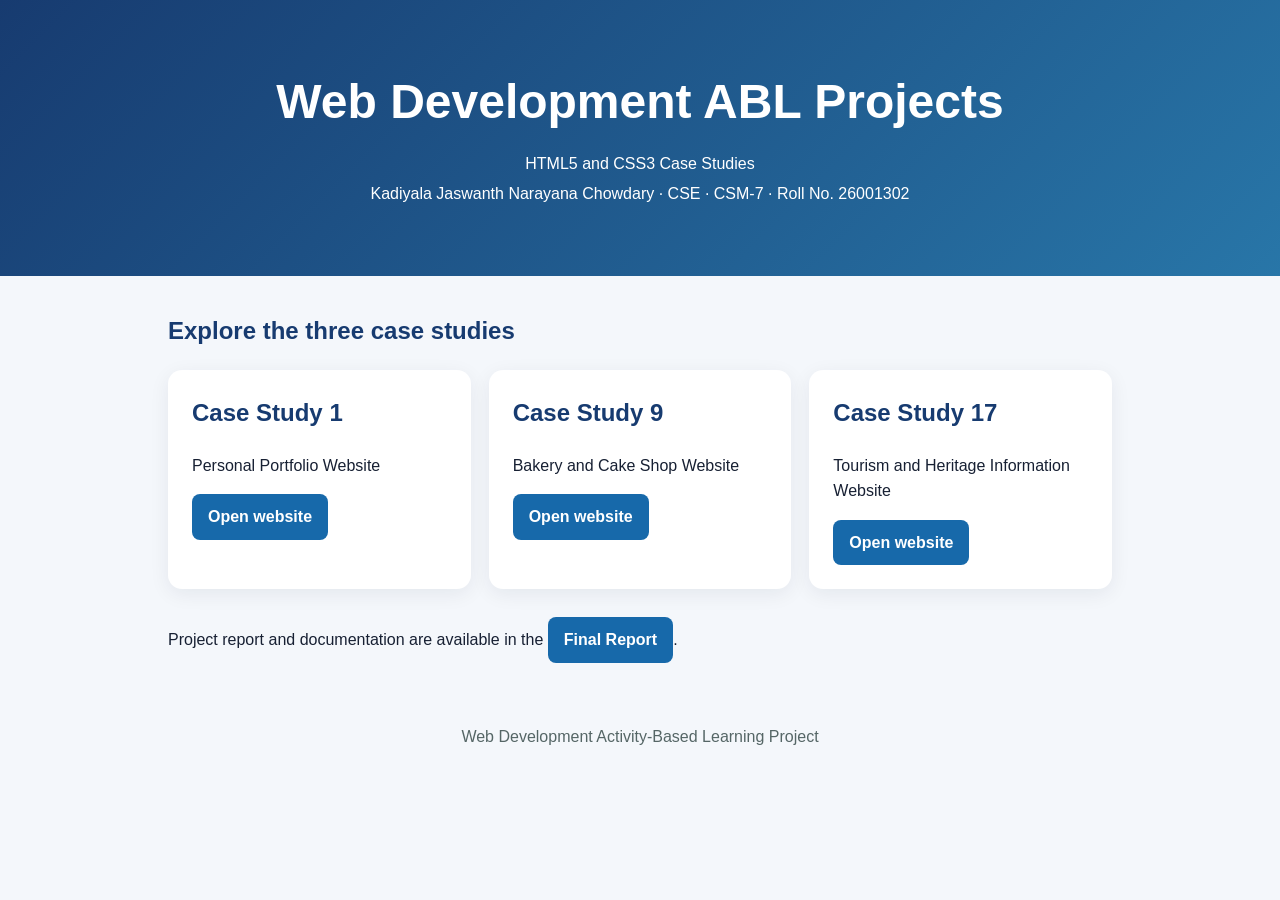
<file: index.html>
<!doctype html>
<html lang="en">
<head>
<meta charset="utf-8">
<meta name="viewport" content="width=device-width, initial-scale=1">
<title>Web Development ABL Projects</title>
<style>
*{box-sizing:border-box}body{margin:0;font-family:Arial,sans-serif;background:#f4f7fb;color:#172033;line-height:1.6}
header{background:linear-gradient(135deg,#173b70,#2876a8);color:white;padding:64px 20px;text-align:center}
header h1{margin:0 0 10px;font-size:clamp(2rem,5vw,3rem)}header p{margin:5px}
main{max-width:980px;margin:36px auto;padding:0 18px}.grid{display:grid;grid-template-columns:repeat(auto-fit,minmax(240px,1fr));gap:18px}
article{background:white;border-radius:14px;padding:24px;box-shadow:0 5px 20px #14213d12}h2{margin-top:0;color:#173b70}
a{display:inline-block;background:#1769aa;color:white;text-decoration:none;padding:10px 16px;border-radius:8px;font-weight:bold}
footer{text-align:center;padding:25px;color:#566}
</style>
</head>
<body>
<header><h1>Web Development ABL Projects</h1><p>HTML5 and CSS3 Case Studies</p><p>Kadiyala Jaswanth Narayana Chowdary · CSE · CSM-7 · Roll No. 26001302</p></header>
<main><h2>Explore the three case studies</h2><div class="grid">
<article><h2>Case Study 1</h2><p>Personal Portfolio Website</p><a href="Case-Study-1-Portfolio/">Open website</a></article>
<article><h2>Case Study 9</h2><p>Bakery and Cake Shop Website</p><a href="Case-Study-9-Bakery/">Open website</a></article>
<article><h2>Case Study 17</h2><p>Tourism and Heritage Information Website</p><a href="Case-Study-17-Tourism/">Open website</a></article>
</div><p style="margin-top:28px">Project report and documentation are available in the <a href="Final-Report/WD-ABL-Project-Report-Submission.md">Final Report</a>.</p></main>
<footer>Web Development Activity-Based Learning Project</footer>
</body></html>
</file>
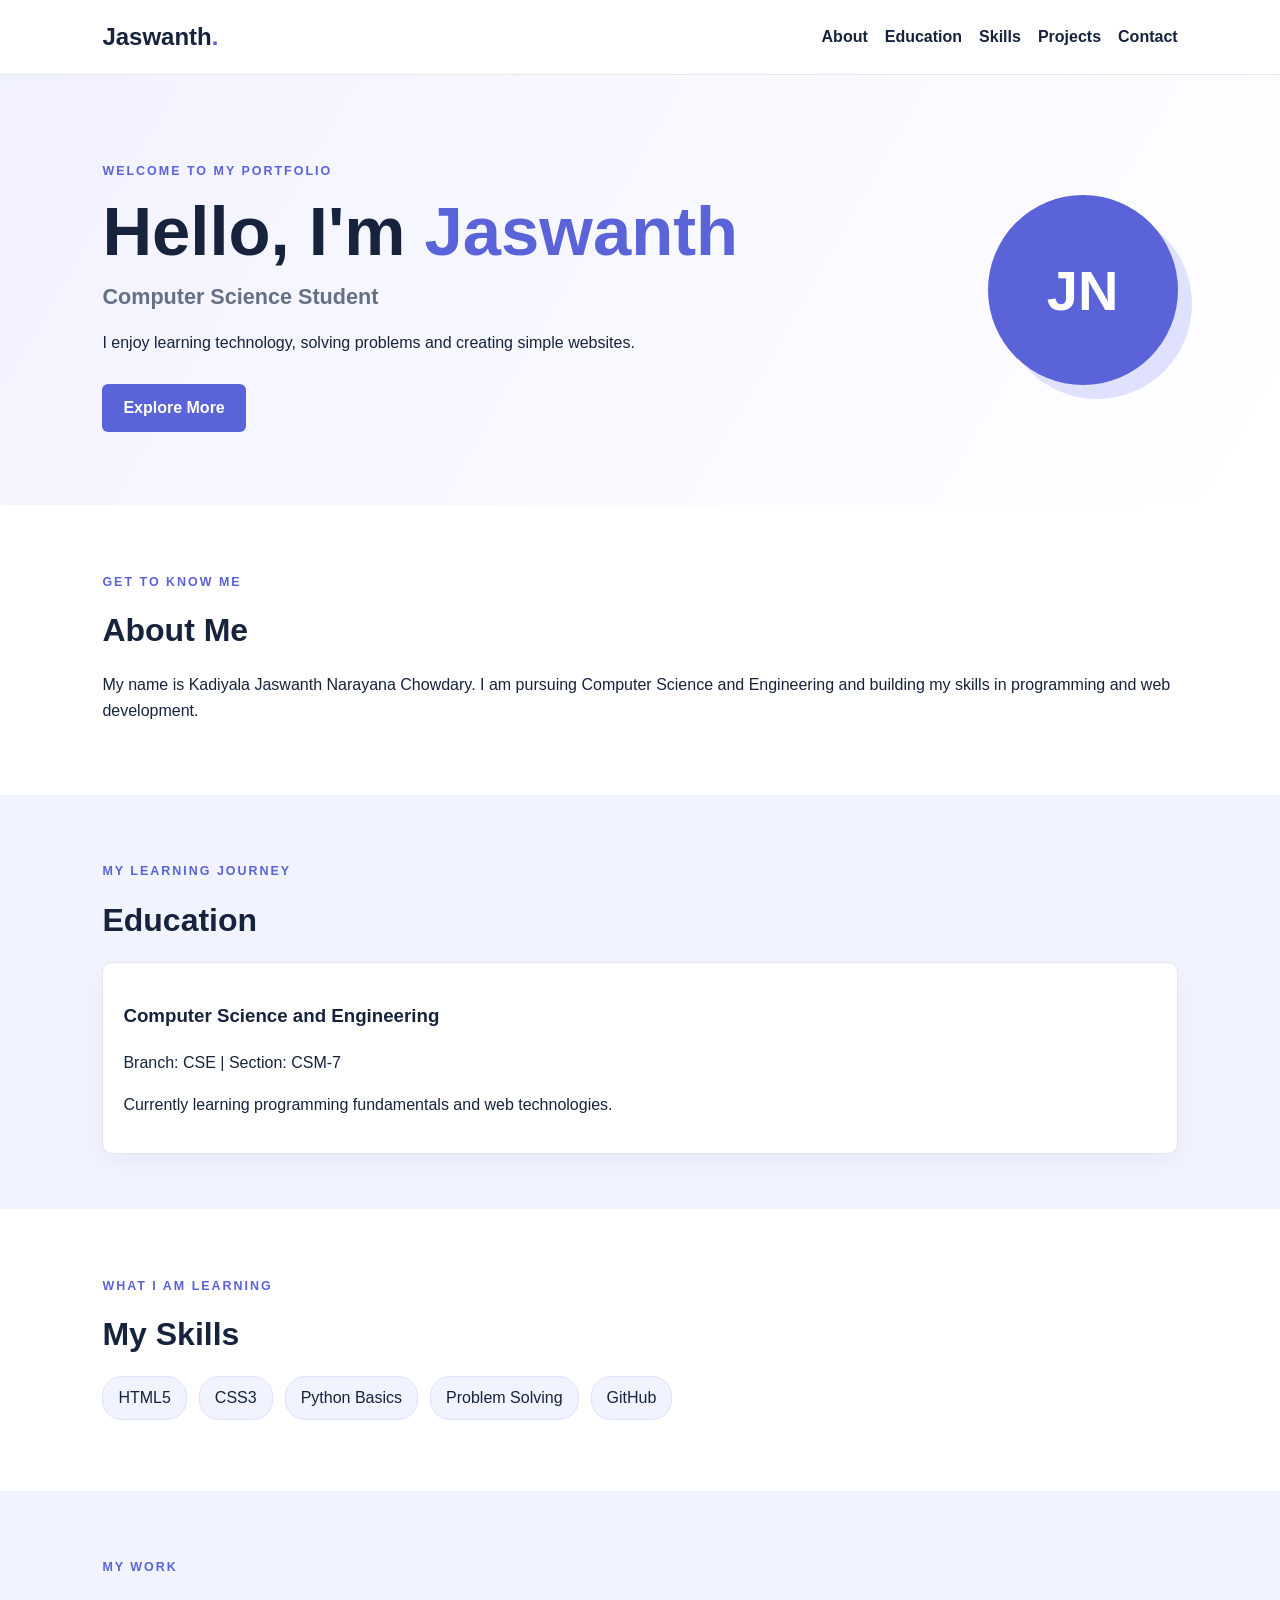
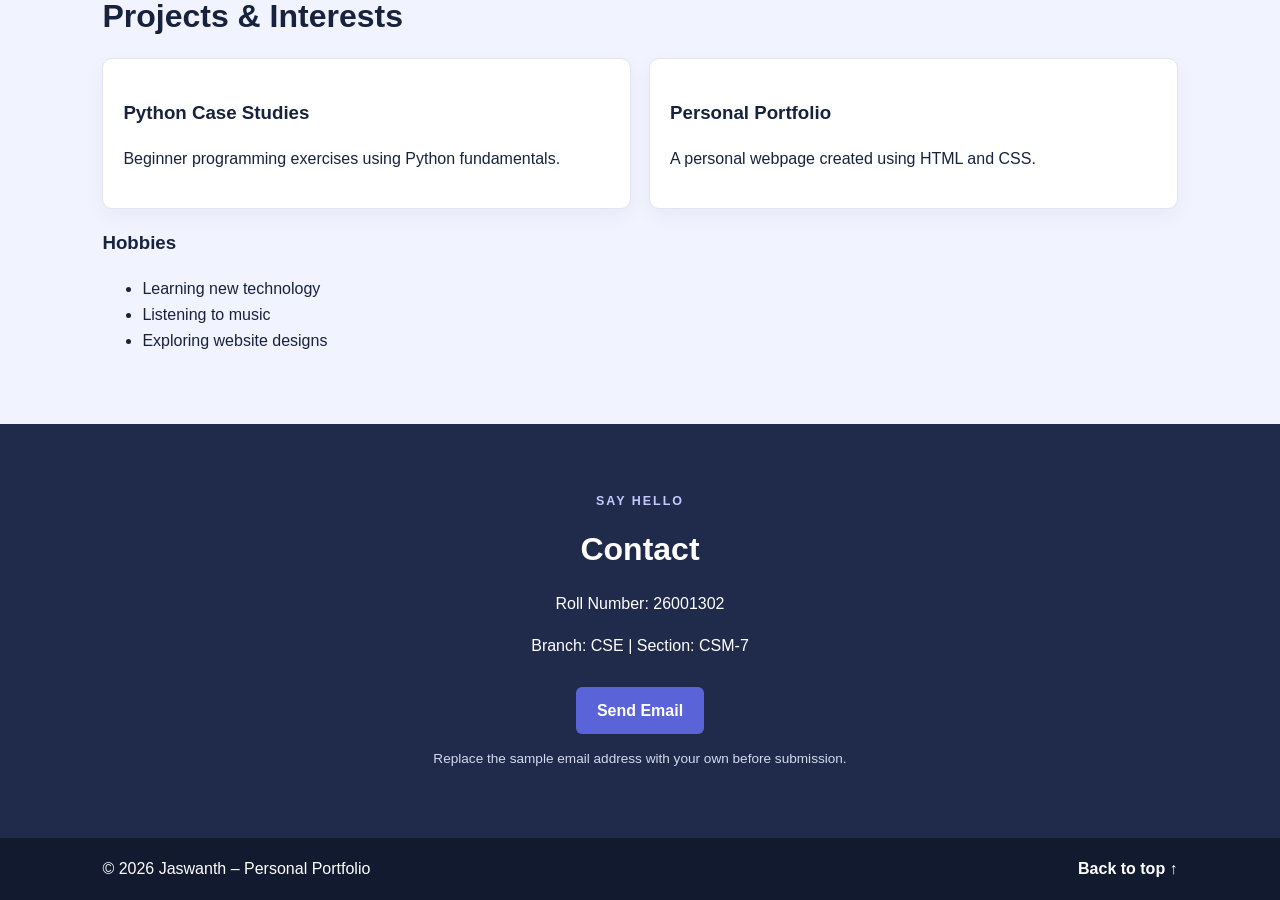
<file: Case-Study-1-Portfolio/index.html>
<!DOCTYPE html>
<html lang="en">
<head>
<meta charset="UTF-8">
<meta name="viewport" content="width=device-width, initial-scale=1.0">
<title>Jaswanth | Personal Portfolio</title>
<link rel="stylesheet" href="style.css">
</head>
<body>
<header><a class="logo" href="#home">Jaswanth<span>.</span></a><nav><a href="#about">About</a><a href="#education">Education</a><a href="#skills">Skills</a><a href="#projects">Projects</a><a href="#contact">Contact</a></nav></header>
<main>
<section class="hero" id="home"><div><p class="tag">WELCOME TO MY PORTFOLIO</p><h1>Hello, I'm <span>Jaswanth</span></h1><h2>Computer Science Student</h2><p>I enjoy learning technology, solving problems and creating simple websites.</p><a class="button" href="#about">Explore More</a></div><div class="avatar">JN</div></section>
<section id="about" class="section"><p class="tag">GET TO KNOW ME</p><h2>About Me</h2><p>My name is Kadiyala Jaswanth Narayana Chowdary. I am pursuing Computer Science and Engineering and building my skills in programming and web development.</p></section>
<section id="education" class="section pale"><p class="tag">MY LEARNING JOURNEY</p><h2>Education</h2><article class="card"><h3>Computer Science and Engineering</h3><p>Branch: CSE | Section: CSM-7</p><p>Currently learning programming fundamentals and web technologies.</p></article></section>
<section id="skills" class="section"><p class="tag">WHAT I AM LEARNING</p><h2>My Skills</h2><ul class="chips"><li>HTML5</li><li>CSS3</li><li>Python Basics</li><li>Problem Solving</li><li>GitHub</li></ul></section>
<section id="projects" class="section pale"><p class="tag">MY WORK</p><h2>Projects & Interests</h2><div class="cards"><article class="card"><h3>Python Case Studies</h3><p>Beginner programming exercises using Python fundamentals.</p></article><article class="card"><h3>Personal Portfolio</h3><p>A personal webpage created using HTML and CSS.</p></article></div><h3>Hobbies</h3><ul><li>Learning new technology</li><li>Listening to music</li><li>Exploring website designs</li></ul></section>
<section id="contact" class="section contact"><p class="tag">SAY HELLO</p><h2>Contact</h2><p>Roll Number: 26001302</p><p>Branch: CSE | Section: CSM-7</p><a class="button" href="mailto:student@example.com">Send Email</a><p class="note">Replace the sample email address with your own before submission.</p></section>
</main><footer>© 2026 Jaswanth – Personal Portfolio <a href="#home">Back to top ↑</a></footer>
</body></html>
</file>
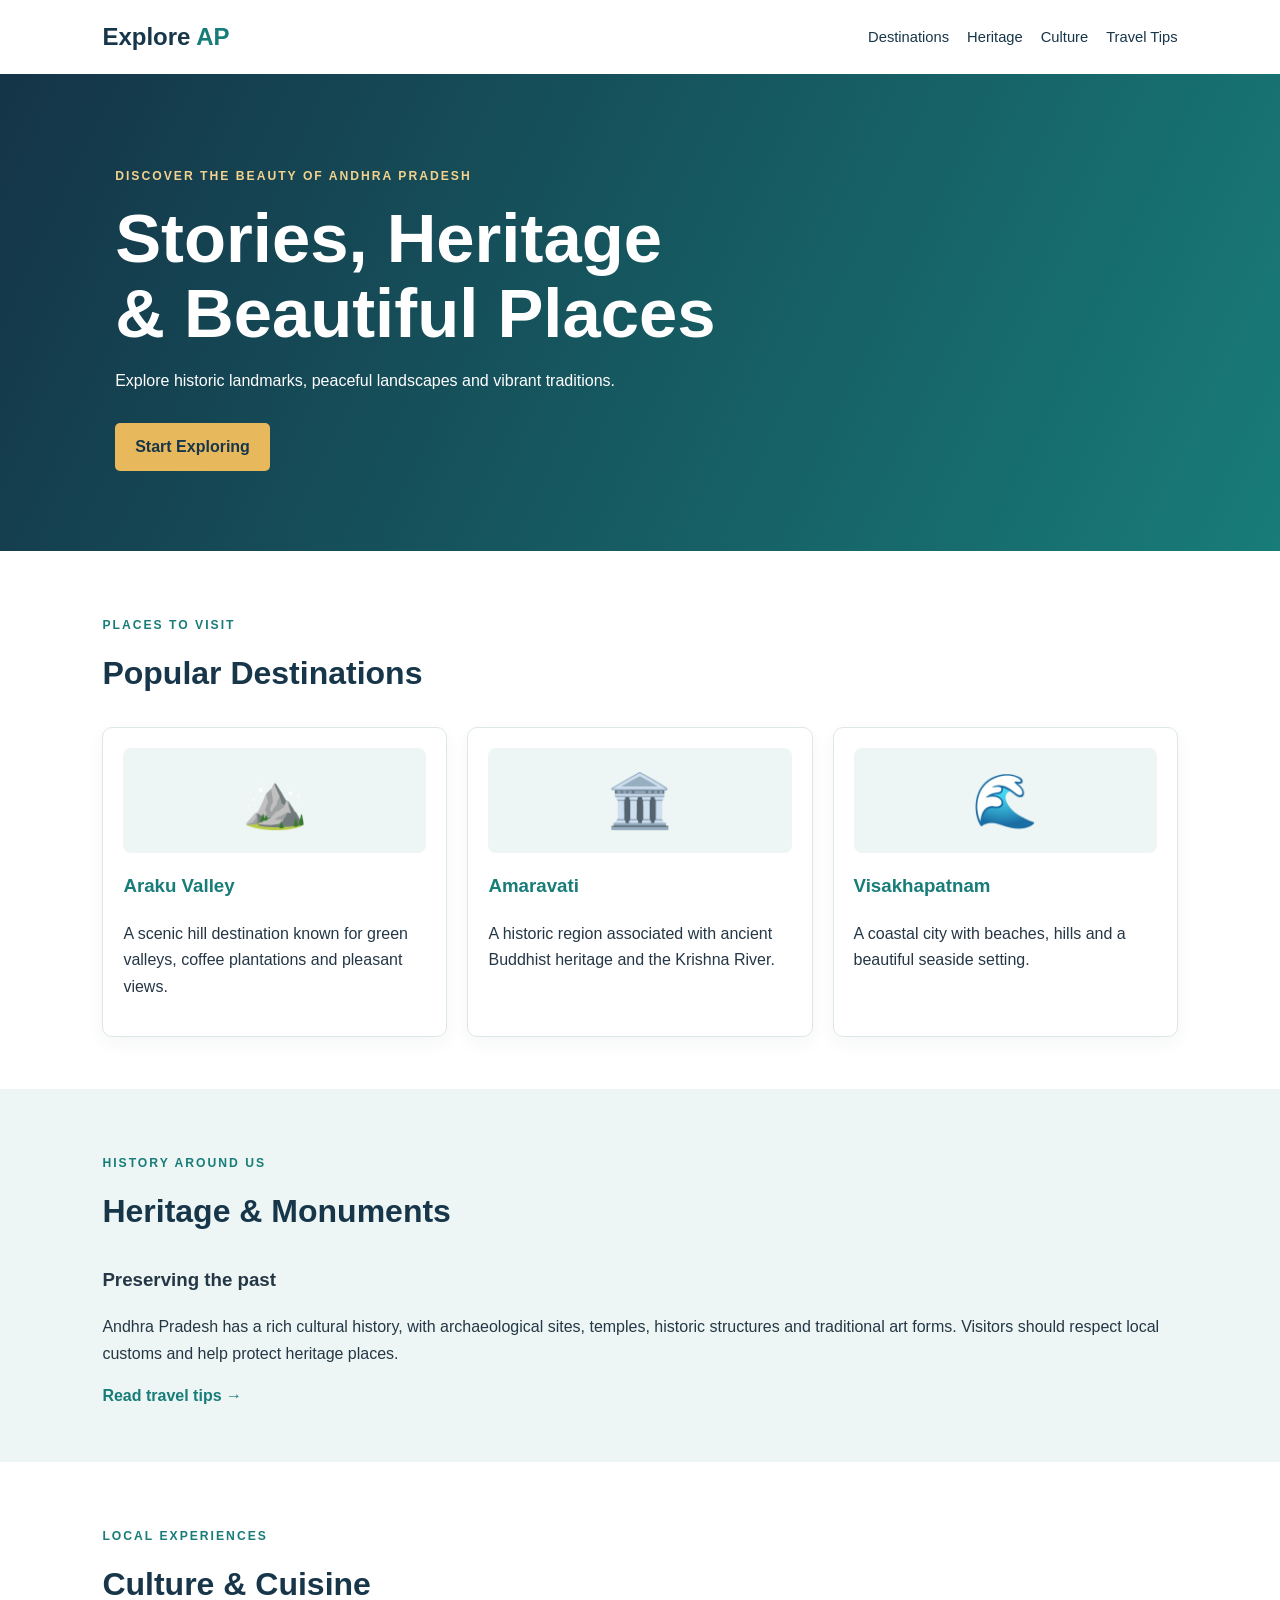
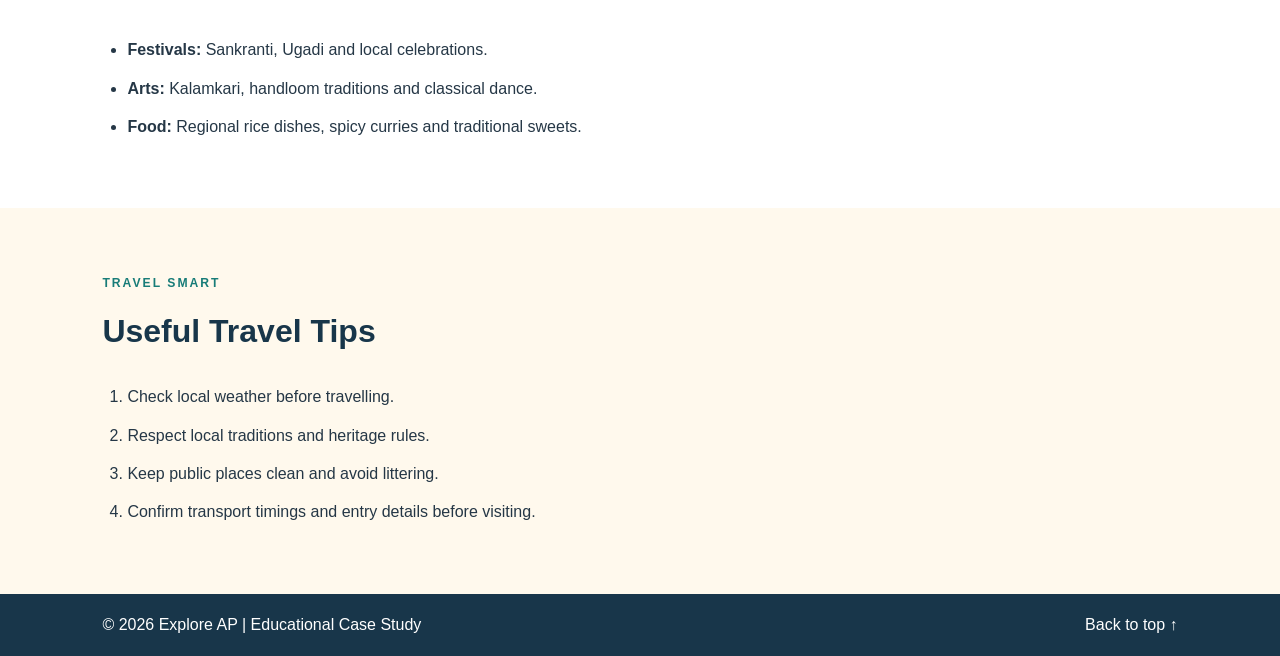
<file: Case-Study-17-Tourism/index.html>
<!DOCTYPE html>
<html lang="en">
<head>
<meta charset="UTF-8">
<meta name="viewport" content="width=device-width, initial-scale=1.0">
<title>Explore Andhra Pradesh</title>
<link rel="stylesheet" href="style.css">
</head>
<body>
<header id="home"><a class="brand" href="#home">Explore <span>AP</span></a><nav><a href="#destinations">Destinations</a><a href="#heritage">Heritage</a><a href="#culture">Culture</a><a href="#tips">Travel Tips</a></nav></header>
<main>
<section class="hero"><p class="tag">DISCOVER THE BEAUTY OF ANDHRA PRADESH</p><h1>Stories, Heritage<br>& Beautiful Places</h1><p>Explore historic landmarks, peaceful landscapes and vibrant traditions.</p><a class="button" href="#destinations">Start Exploring</a></section>
<section class="section" id="destinations"><p class="tag">PLACES TO VISIT</p><h2>Popular Destinations</h2><div class="grid"><article class="place"><div class="symbol">⛰️</div><h3>Araku Valley</h3><p>A scenic hill destination known for green valleys, coffee plantations and pleasant views.</p></article><article class="place"><div class="symbol">🏛️</div><h3>Amaravati</h3><p>A historic region associated with ancient Buddhist heritage and the Krishna River.</p></article><article class="place"><div class="symbol">🌊</div><h3>Visakhapatnam</h3><p>A coastal city with beaches, hills and a beautiful seaside setting.</p></article></div></section>
<section class="section heritage" id="heritage"><p class="tag">HISTORY AROUND US</p><h2>Heritage & Monuments</h2><h3>Preserving the past</h3><p>Andhra Pradesh has a rich cultural history, with archaeological sites, temples, historic structures and traditional art forms. Visitors should respect local customs and help protect heritage places.</p><a href="#tips">Read travel tips →</a></section>
<section class="section" id="culture"><p class="tag">LOCAL EXPERIENCES</p><h2>Culture & Cuisine</h2><ul class="list"><li><strong>Festivals:</strong> Sankranti, Ugadi and local celebrations.</li><li><strong>Arts:</strong> Kalamkari, handloom traditions and classical dance.</li><li><strong>Food:</strong> Regional rice dishes, spicy curries and traditional sweets.</li></ul></section>
<section class="section tips" id="tips"><p class="tag">TRAVEL SMART</p><h2>Useful Travel Tips</h2><ol class="list"><li>Check local weather before travelling.</li><li>Respect local traditions and heritage rules.</li><li>Keep public places clean and avoid littering.</li><li>Confirm transport timings and entry details before visiting.</li></ol></section>
</main><footer>© 2026 Explore AP | Educational Case Study <a href="#home">Back to top ↑</a></footer>
</body></html>
</file>
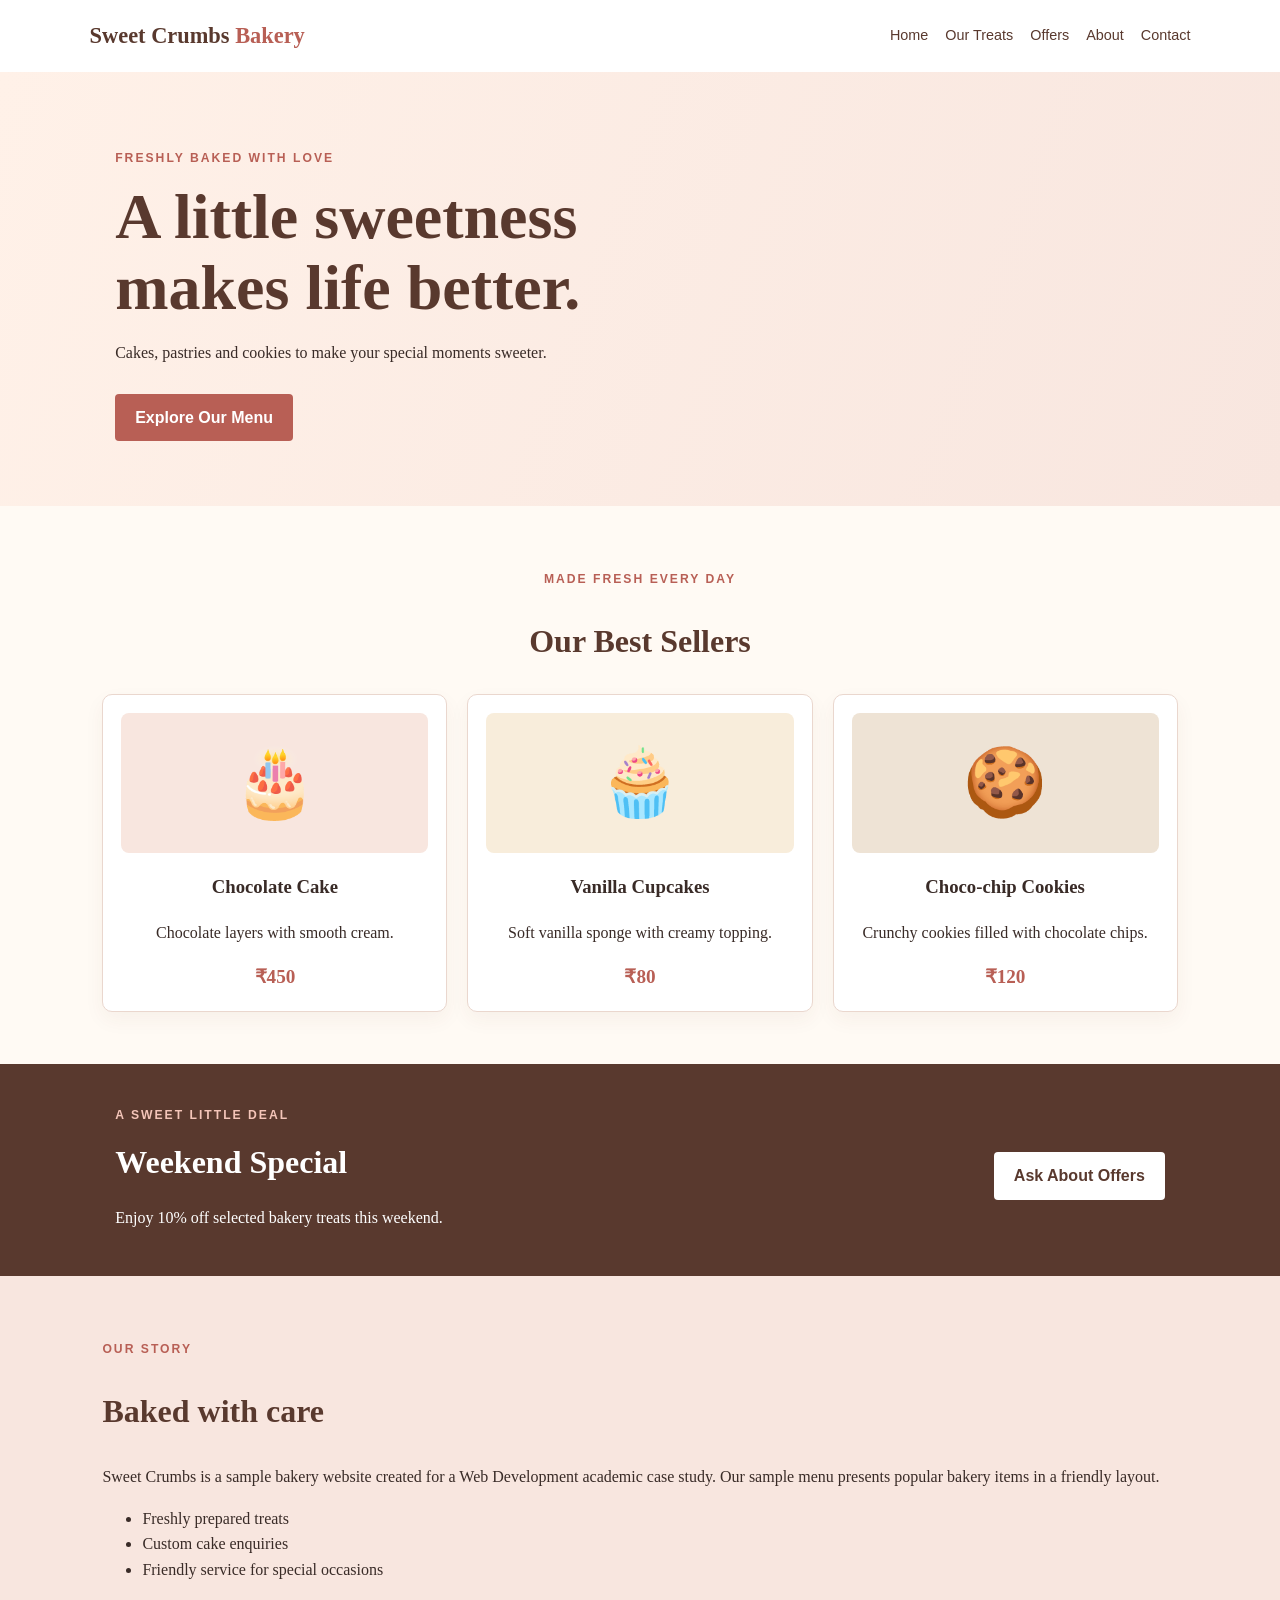
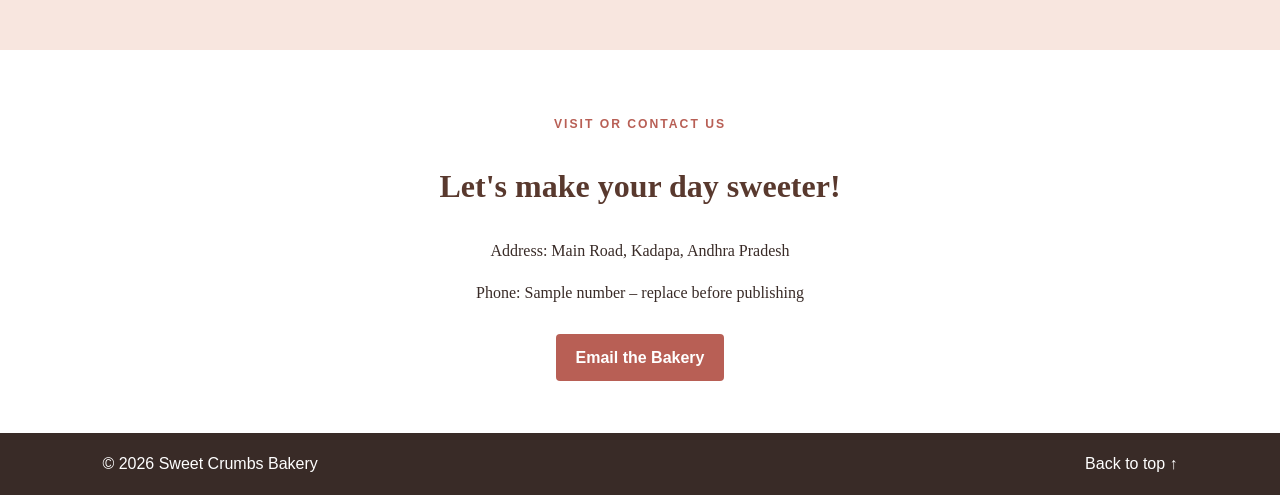
<file: Case-Study-9-Bakery/index.html>
<!DOCTYPE html>
<html lang="en">
<head>
<meta charset="UTF-8">
<meta name="viewport" content="width=device-width, initial-scale=1.0">
<title>Sweet Crumbs Bakery</title>
<link rel="stylesheet" href="style.css">
</head>
<body>
<header id="top"><a class="logo" href="#top">Sweet Crumbs <span>Bakery</span></a><nav><a href="#home">Home</a><a href="#menu">Our Treats</a><a href="#offers">Offers</a><a href="#about">About</a><a href="#contact">Contact</a></nav></header>
<main>
<section class="hero" id="home"><p class="tag">FRESHLY BAKED WITH LOVE</p><h1>A little sweetness<br>makes life better.</h1><p>Cakes, pastries and cookies to make your special moments sweeter.</p><a class="button" href="#menu">Explore Our Menu</a></section>
<section class="section" id="menu"><p class="tag">MADE FRESH EVERY DAY</p><h2>Our Best Sellers</h2><div class="products"><article class="product"><div class="art cake">🎂</div><h3>Chocolate Cake</h3><p>Chocolate layers with smooth cream.</p><strong>₹450</strong></article><article class="product"><div class="art cupcake">🧁</div><h3>Vanilla Cupcakes</h3><p>Soft vanilla sponge with creamy topping.</p><strong>₹80</strong></article><article class="product"><div class="art cookie">🍪</div><h3>Choco-chip Cookies</h3><p>Crunchy cookies filled with chocolate chips.</p><strong>₹120</strong></article></div></section>
<section class="offer" id="offers"><div><p class="tag">A SWEET LITTLE DEAL</p><h2>Weekend Special</h2><p>Enjoy 10% off selected bakery treats this weekend.</p></div><a class="button light" href="#contact">Ask About Offers</a></section>
<section class="section about" id="about"><p class="tag">OUR STORY</p><h2>Baked with care</h2><p>Sweet Crumbs is a sample bakery website created for a Web Development academic case study. Our sample menu presents popular bakery items in a friendly layout.</p><ul><li>Freshly prepared treats</li><li>Custom cake enquiries</li><li>Friendly service for special occasions</li></ul></section>
<section class="section contact" id="contact"><p class="tag">VISIT OR CONTACT US</p><h2>Let's make your day sweeter!</h2><p>Address: Main Road, Kadapa, Andhra Pradesh</p><p>Phone: Sample number – replace before publishing</p><a class="button" href="mailto:hello@example.com">Email the Bakery</a></section>
</main><footer>© 2026 Sweet Crumbs Bakery <a href="#top">Back to top ↑</a></footer>
</body></html>
</file>
<file: Case-Study-1-Portfolio/style.css>
*{box-sizing:border-box}html{scroll-behavior:smooth}body{margin:0;font-family:Arial,sans-serif;color:#17233c;line-height:1.6}header{display:flex;justify-content:space-between;align-items:center;gap:20px;padding:18px 8%;background:#fff;position:sticky;top:0;border-bottom:1px solid #e5e8f0}.logo{font-size:1.5rem;font-weight:bold;color:#17233c;text-decoration:none}.logo span,h1 span{color:#5b63d8}nav{display:flex;flex-wrap:wrap;gap:17px}nav a,footer a{color:inherit;text-decoration:none;font-weight:bold}nav a:hover,footer a:hover{color:#5b63d8;text-decoration:underline}.hero{min-height:430px;padding:70px 8%;display:flex;justify-content:space-between;align-items:center;gap:30px;background:linear-gradient(120deg,#f1f2ff,#fff)}.hero>div:first-child{max-width:650px}.tag{color:#5b63d8;font-size:.78rem;font-weight:bold;letter-spacing:2px}h1{font-size:clamp(2.5rem,6vw,4.3rem);line-height:1.1;margin:10px 0}h2{font-size:2rem;margin:8px 0 16px}.hero h2{color:#667085;font-size:1.35rem}.avatar{width:190px;height:190px;flex:none;border-radius:50%;display:grid;place-items:center;background:#5b63d8;color:white;font-size:3.5rem;font-weight:bold;box-shadow:14px 14px #dfe1ff}.button{display:inline-block;padding:11px 21px;margin-top:12px;border-radius:6px;background:#5b63d8;color:#fff;text-decoration:none;font-weight:bold}.button:hover{background:#4149b7}.section{padding:55px 8%}.pale{background:#f1f3ff}.card{background:#fff;border:1px solid #e1e5f0;border-radius:10px;padding:20px;box-shadow:0 7px 20px #17233c0b}.cards{display:grid;grid-template-columns:repeat(2,1fr);gap:18px}.chips{display:flex;flex-wrap:wrap;gap:12px;padding:0;list-style:none}.chips li{padding:8px 15px;border-radius:20px;background:#f1f3ff;border:1px solid #dfe1ff}.contact{text-align:center;background:#202b4b;color:white}.contact .tag{color:#c5c8ff}.note{font-size:.85rem;color:#d5d9ee}footer{display:flex;justify-content:space-between;padding:18px 8%;background:#121a30;color:white}@media(max-width:700px){header{align-items:flex-start;flex-direction:column}nav{gap:10px 14px}.hero{flex-direction:column-reverse;align-items:flex-start;padding-top:40px}.avatar{width:125px;height:125px;font-size:2.3rem}.cards{grid-template-columns:1fr}footer{flex-direction:column;gap:8px}}
</file>
<file: Case-Study-17-Tourism/style.css>
*{box-sizing:border-box}html{scroll-behavior:smooth}body{margin:0;font-family:Arial,Helvetica,sans-serif;color:#253746;line-height:1.65}header{display:flex;justify-content:space-between;align-items:center;gap:18px;padding:17px 8%;background:white}.brand{color:#18364a;text-decoration:none;font-size:1.5rem;font-weight:bold}.brand span{color:#187c78}nav{display:flex;flex-wrap:wrap;gap:18px}nav a{color:#18364a;text-decoration:none;font-size:.92rem}nav a:hover{color:#187c78;text-decoration:underline}.hero{padding:80px 9%;min-height:400px;color:white;background:linear-gradient(115deg,#143447,#187c78)}.hero h1{font-size:clamp(2.5rem,6vw,4.3rem);line-height:1.1;margin:15px 0}.tag{color:#187c78;font-size:.76rem;letter-spacing:2px;font-weight:bold}.hero .tag{color:#f3d28e}.button{display:inline-block;padding:11px 20px;margin-top:12px;background:#e7b85c;color:#18364a;border-radius:5px;text-decoration:none;font-weight:bold}.button:hover{background:white}.section{padding:52px 8%}.section h2{color:#18364a;font-size:2rem;margin-top:5px}.grid{display:grid;grid-template-columns:repeat(3,1fr);gap:20px;margin-top:24px}.place{border:1px solid #dce8e6;border-radius:10px;padding:20px;box-shadow:0 7px 18px #18364a0b}.symbol{height:105px;display:grid;place-items:center;background:#edf6f4;border-radius:8px;font-size:3.3rem}.place h3{color:#187c78}.heritage{background:#edf6f4}.heritage a{color:#187c78;font-weight:bold;text-decoration:none}.heritage a:hover{text-decoration:underline}.list{max-width:760px;padding-left:25px}.list li{margin:12px 0}.tips{background:#fff9ed}footer{display:flex;justify-content:space-between;gap:15px;padding:18px 8%;background:#18364a;color:white}footer a{color:white;text-decoration:none}@media(max-width:720px){header{flex-direction:column;align-items:flex-start}nav{gap:10px 14px}.grid{grid-template-columns:1fr}footer{flex-direction:column}}
</file>
<file: Case-Study-9-Bakery/style.css>
*{box-sizing:border-box}html{scroll-behavior:smooth}body{margin:0;font-family:Georgia,"Times New Roman",serif;color:#392b27;background:#fffaf4;line-height:1.6}header{display:flex;justify-content:space-between;align-items:center;gap:18px;padding:18px 7%;background:#fff}.logo{font-size:1.4rem;font-weight:bold;color:#59392e;text-decoration:none}.logo span{color:#b85f55}nav{display:flex;flex-wrap:wrap;gap:17px}nav a{color:#59392e;text-decoration:none;font-family:Arial,sans-serif;font-size:.9rem}nav a:hover{color:#b85f55;text-decoration:underline}.hero{padding:65px 9%;min-height:380px;background:linear-gradient(110deg,#fff1e8,#f8e6df)}.tag{color:#b85f55;font-family:Arial,sans-serif;font-size:.76rem;font-weight:bold;letter-spacing:2px}h1{font-size:clamp(2.5rem,6vw,4rem);line-height:1.12;color:#59392e;margin:12px 0}h2{color:#59392e;font-size:2rem}.button{display:inline-block;margin-top:12px;padding:11px 20px;border-radius:4px;background:#b85f55;color:#fff;text-decoration:none;font-family:Arial,sans-serif;font-weight:bold}.button:hover{background:#59392e}.section{padding:52px 8%;text-align:center}.products{display:grid;grid-template-columns:repeat(3,1fr);gap:20px;margin-top:25px}.product{padding:18px;border:1px solid #ead7ce;border-radius:10px;background:#fff;box-shadow:0 8px 20px #59392e0d}.art{height:140px;display:grid;place-items:center;border-radius:8px;font-size:4.2rem}.cake{background:#f8e6df}.cupcake{background:#f8eddb}.cookie{background:#eee3d5}.product strong{color:#b85f55;font-size:1.2rem}.offer{display:flex;justify-content:space-between;align-items:center;gap:20px;padding:30px 9%;background:#59392e;color:white}.offer h2{color:white;margin:5px 0}.offer .tag{color:#f4c5b9}.light{background:white;color:#59392e;white-space:nowrap}.about{background:#f8e6df;text-align:left}.contact{background:#fff}.contact .tag{color:#b85f55}footer{display:flex;justify-content:space-between;padding:18px 8%;background:#392b27;color:white;font-family:Arial,sans-serif}footer a{color:white;text-decoration:none}@media(max-width:720px){header{flex-direction:column;align-items:flex-start}nav{gap:10px 14px}.products{grid-template-columns:1fr}.offer{flex-direction:column;align-items:flex-start}footer{flex-direction:column;gap:8px}}
</file>
